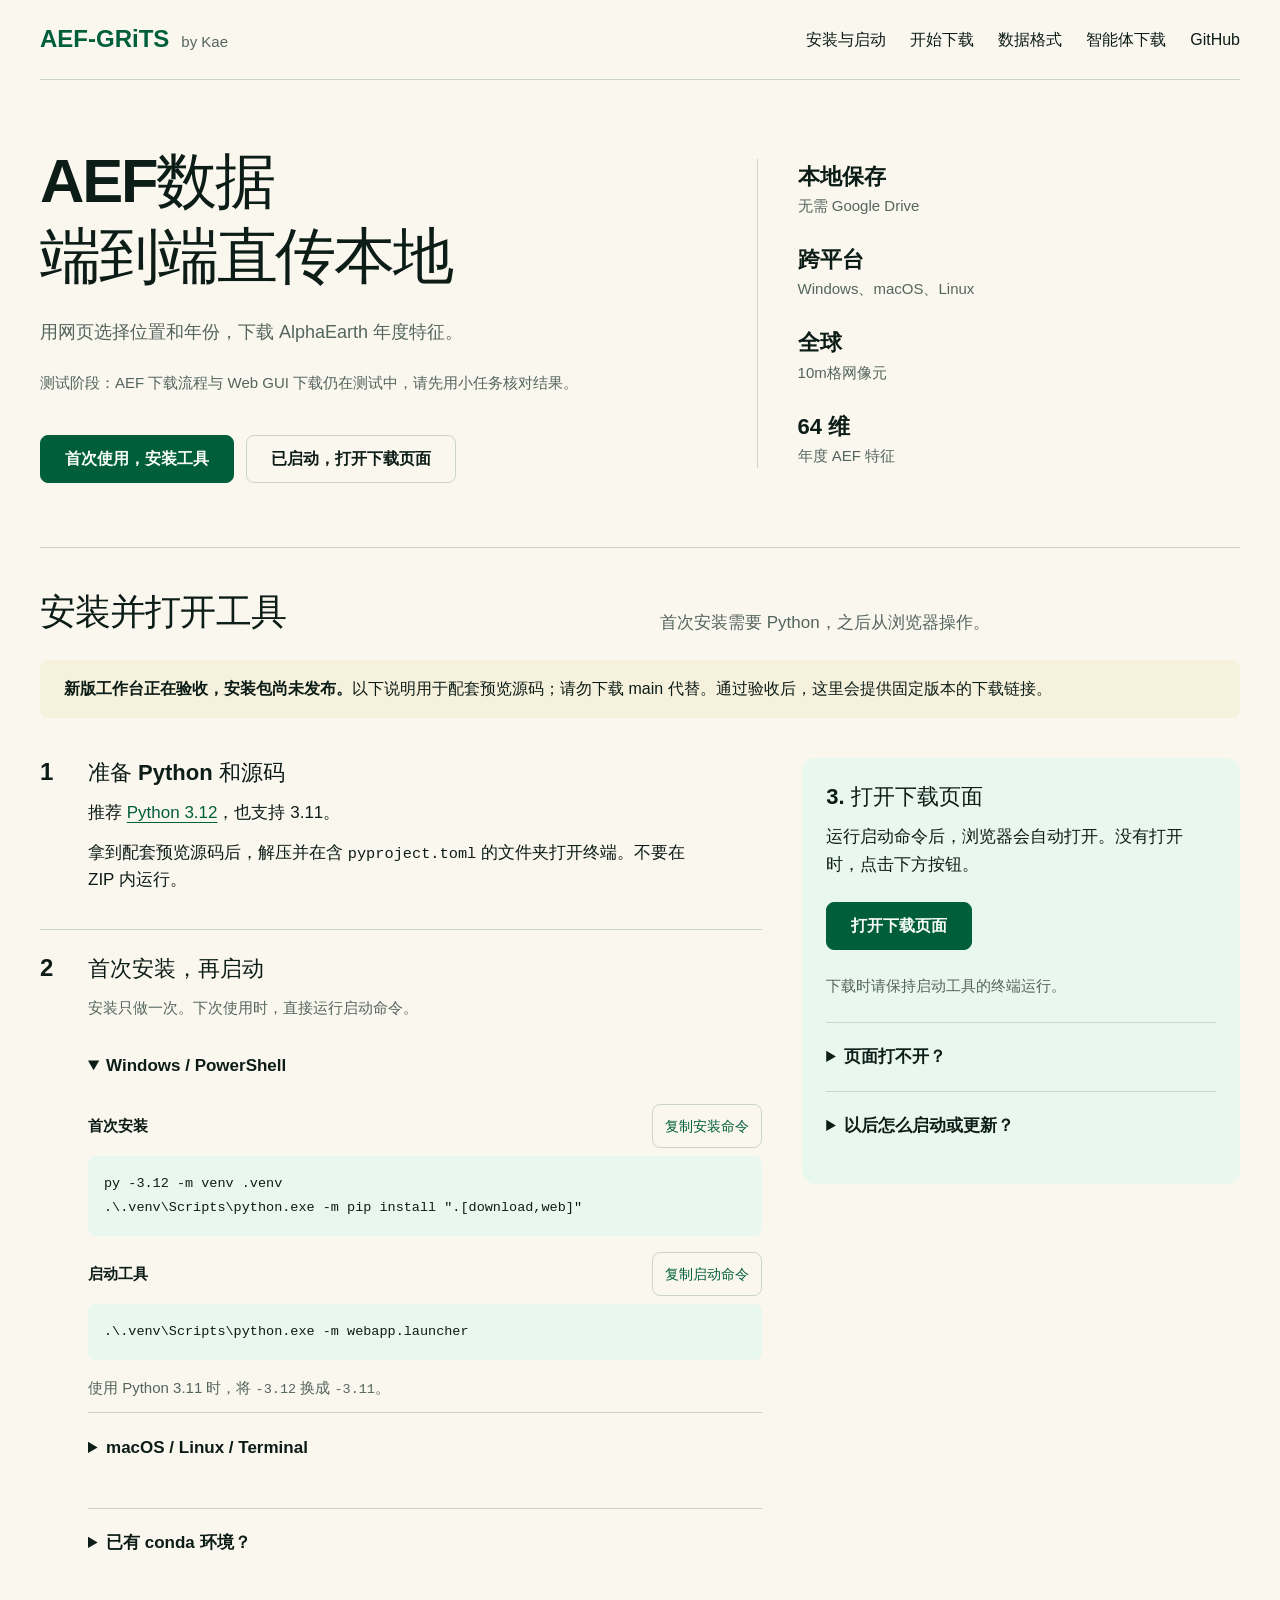
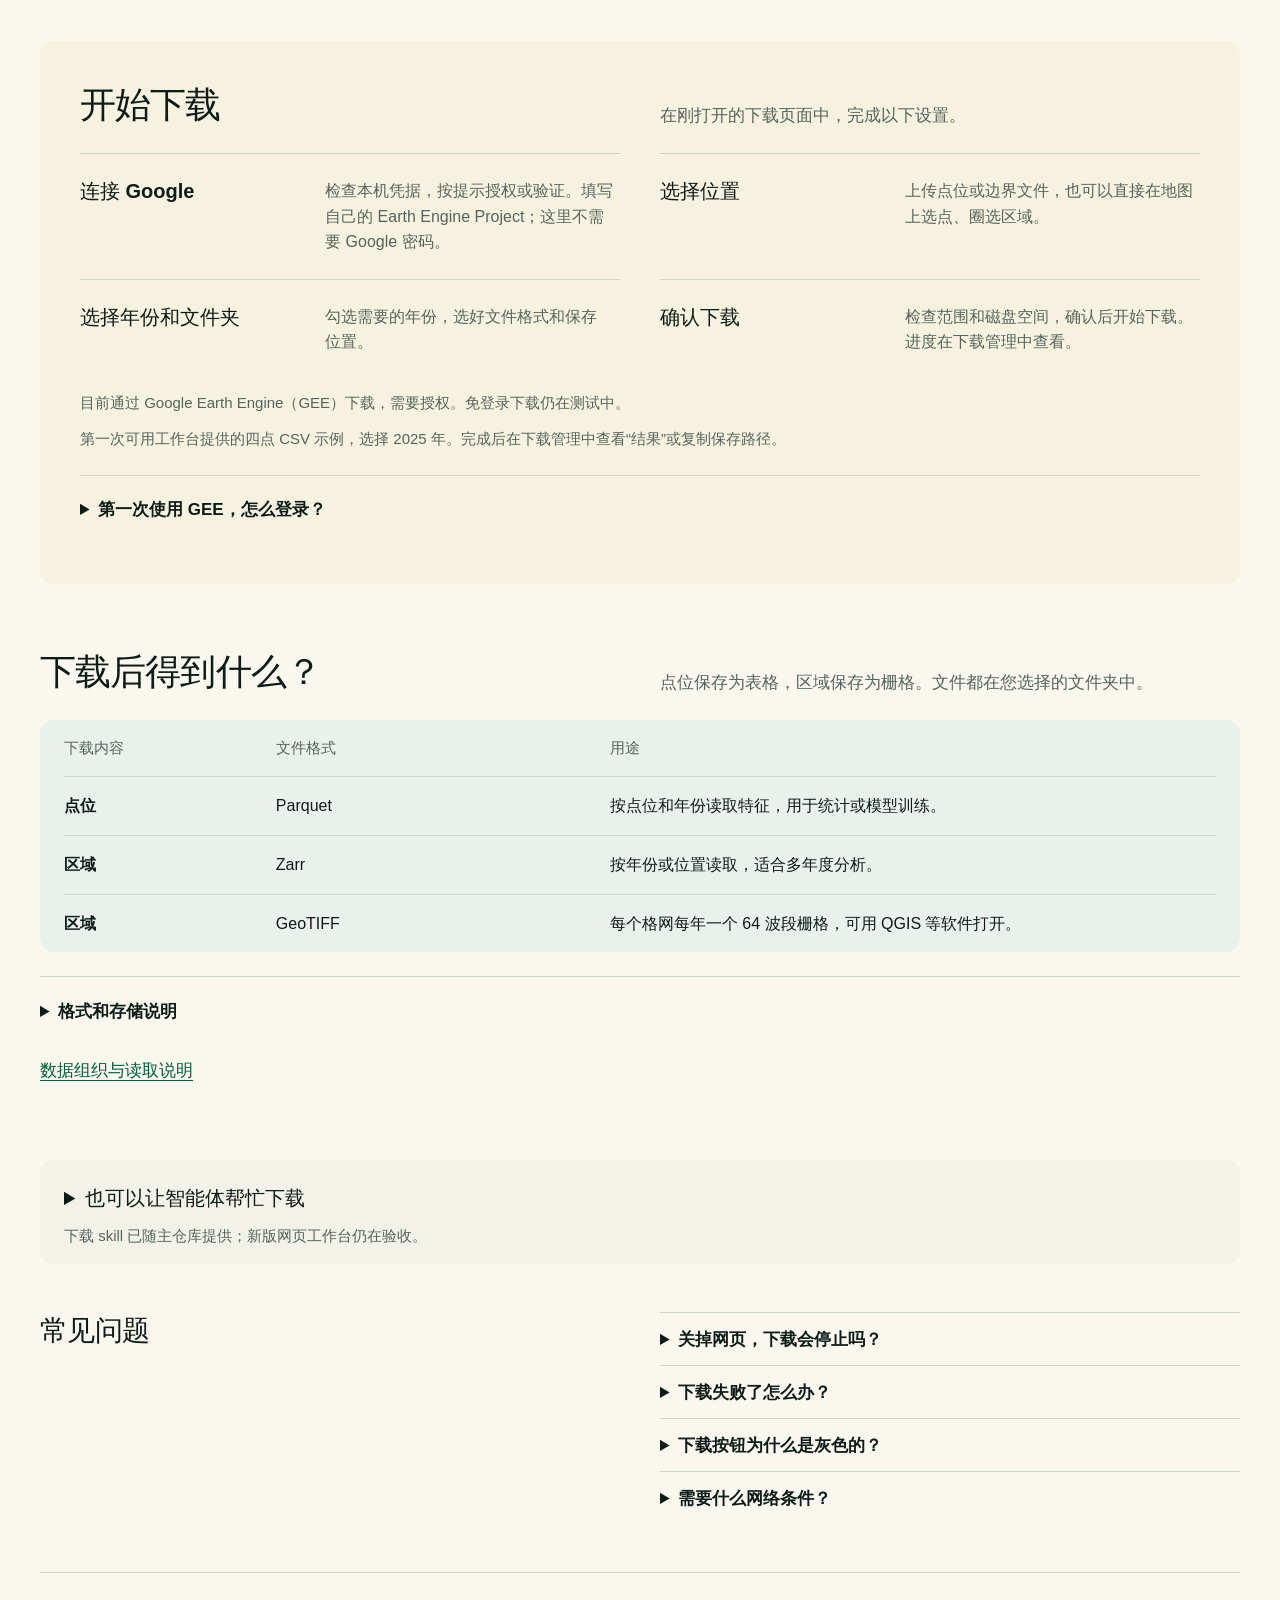
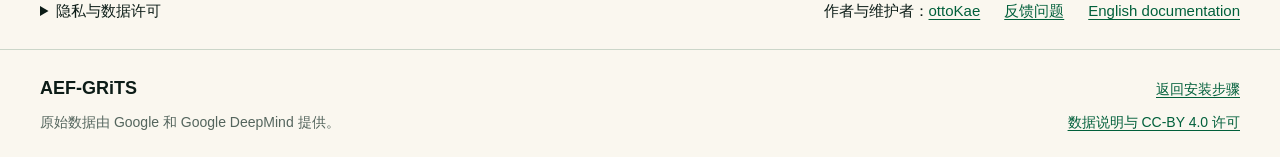
<file: website/index.html>
<!doctype html>
<html lang="zh-CN">
<head>
  <meta charset="utf-8">
  <meta name="viewport" content="width=device-width, initial-scale=1">
  <meta name="description" content="AEF-GRiTS：用网页选择点位、区域和年份，把 AlphaEarth 年度特征下载到自己的电脑。支持 Windows、macOS 和 Linux。">
  <title>AEF-GRiTS：下载 AEF 年度特征</title>
  <link rel="stylesheet" href="home.css">
  <script>
    if (/iPhone|iPod|Android.*Mobile/i.test(navigator.userAgent)) {
      document.documentElement.classList.add('phone-device');
    }
  </script>
</head>
<body>
  <a class="skip" href="#main">跳到正文</a>
  <header>
    <nav class="wrap nav" aria-label="主导航">
      <div class="brand-line">
        <a class="brand" href="#main">AEF-GRiTS</a>
        <a class="brand-author" href="https://orcid.org/0000-0001-8443-9819" target="_blank" rel="noopener noreferrer">by Kae</a>
      </div>
      <div class="nav-links">
        <a href="#install">安装与启动</a>
        <a href="#workflow">开始下载</a>
        <a href="#data">数据格式</a>
        <a href="#agents">智能体下载</a>
        <a href="https://github.com/ottoKae/AEF-GRiTS">GitHub</a>
      </div>
    </nav>
  </header>
  <main id="main" class="wrap">
    <div class="phone-notice" aria-labelledby="phone-title">
      <h1 id="phone-title">请在电脑上打开</h1>
      <p class="lead">AEF-GRiTS 需要在 Windows、macOS 或 Linux 电脑上安装并运行。</p>
      <button class="button primary" type="button" data-copy="page-address" data-copy-status="page-copy-status" hidden>复制网址</button>
      <p id="page-address" class="note"></p>
      <p id="page-copy-status" class="note" role="status" aria-live="polite"></p>
    </div>
    <div class="desktop-home">
    <div class="hero">
      <div>
        <h1>AEF数据<br>端到端直传本地</h1>
        <p class="lead">用网页选择位置和年份，下载 AlphaEarth 年度特征。</p>
        <p class="note" id="testing-notice">测试阶段：AEF 下载流程与 Web GUI 下载仍在测试中，请先用小任务核对结果。</p>
        <div class="actions">
          <a class="button primary" href="#install">首次使用，安装工具</a>
          <a class="button" href="http://127.0.0.1:5555/portal" target="_blank" rel="noopener noreferrer">已启动，打开下载页面</a>
        </div>
      </div>
      <div class="strip" aria-label="数据与工具概要">
        <span><strong>本地保存</strong> 无需 Google Drive</span>
        <span><strong>跨平台</strong> Windows、macOS、Linux</span>
        <span><strong>全球</strong> 10m格网像元</span>
        <span><strong>64 维</strong> 年度 AEF 特征</span>
      </div>
    </div>

    <section id="install" aria-labelledby="install-title">
      <div class="section-head">
        <h2 id="install-title">安装并打开工具</h2>
        <p>首次安装需要 Python，之后从浏览器操作。</p>
      </div>
      <div class="notice" id="release-note"><strong>新版工作台正在验收，安装包尚未发布。</strong>以下说明用于配套预览源码；请勿下载 main 代替。通过验收后，这里会提供固定版本的下载链接。</div>
      <div class="install-grid">
        <div class="install-ledger">
          <div class="setup-row">
          <span class="step-number" aria-hidden="true">1</span>
          <div class="setup-content">
          <h3 class="setup-heading">准备 Python 和源码</h3>
          <p>推荐 <a href="https://www.python.org/downloads/">Python 3.12</a>，也支持 3.11。</p>
          <p>拿到配套预览源码后，解压并在含 <code>pyproject.toml</code> 的文件夹打开终端。不要在 ZIP 内运行。</p>
          </div>
          </div>
          <div class="setup-row">
          <span class="step-number" aria-hidden="true">2</span>
          <div class="setup-content">
          <h3 class="setup-heading">首次安装，再启动</h3>
          <p class="note">安装只做一次。下次使用时，直接运行启动命令。</p>
          <div class="platforms">
          <details open>
            <summary>Windows / PowerShell</summary>
            <div class="command-label"><strong>首次安装</strong><button class="copy" type="button" data-copy="install-windows" hidden>复制安装命令</button></div>
            <pre><code id="install-windows">py -3.12 -m venv .venv
.\.venv\Scripts\python.exe -m pip install ".[download,web]"</code></pre>
            <div class="command-label"><strong>启动工具</strong><button class="copy" type="button" data-copy="launch-windows" hidden>复制启动命令</button></div>
            <pre><code id="launch-windows">.\.venv\Scripts\python.exe -m webapp.launcher</code></pre>
            <p class="note">使用 Python 3.11 时，将 <code>-3.12</code> 换成 <code>-3.11</code>。</p>
          </details>
          <details>
            <summary>macOS / Linux / Terminal</summary>
            <div class="command-label"><strong>首次安装</strong><button class="copy" type="button" data-copy="install-unix" hidden>复制安装命令</button></div>
            <pre><code id="install-unix">python3 -m venv .venv
.venv/bin/python -m pip install ".[download,web]"</code></pre>
            <div class="command-label"><strong>启动工具</strong><button class="copy" type="button" data-copy="launch-unix" hidden>复制启动命令</button></div>
            <pre><code id="launch-unix">.venv/bin/python -m webapp.launcher</code></pre>
            <p class="note">先用 <code>python3 --version</code> 确认版本。Linux 缺少 venv 时按发行版说明安装；不要使用 sudo pip。</p>
          </details>
          <p class="note" id="copy-status" role="status" aria-live="polite"></p>
          <noscript><p class="note">请选中命令，手动复制到终端。</p></noscript>
          <details><summary>已有 conda 环境？</summary><p>在自己的环境中安装，不必再创建 venv：</p><pre><code>python -m pip install ".[download,web]"
python -m webapp.launcher</code></pre></details>
          </div>
          </div>
          </div>
        </div>
        <aside class="workbench-entry" aria-label="打开下载页面">
          <h3 class="setup-heading">3. 打开下载页面</h3>
          <p>运行启动命令后，浏览器会自动打开。没有打开时，点击下方按钮。</p>
          <a class="button primary" id="open-workbench" href="http://127.0.0.1:5555/portal" target="_blank" rel="noopener noreferrer">打开下载页面</a>
          <p class="note">下载时请保持启动工具的终端运行。</p>
          <div class="open-local">
          <details><summary>页面打不开？</summary><p>确认启动命令仍在运行，再打开 <code>http://127.0.0.1:5555/portal</code>。只点击网页按钮不会启动 Python。</p><p>若提示端口被占用，在启动命令后加 <code>--port 5556</code>，再打开终端显示的新地址。</p></details>
          <details><summary>以后怎么启动或更新？</summary><p>再次使用时，在同一文件夹运行启动命令。</p><p>更新前先完成或取消下载并关闭旧服务。解压新版源码后，在新版目录按上方步骤安装，再启动。只替换文件或刷新网页不会更新已安装的 Python 包。</p></details>
          </div>
        </aside>
      </div>
    </section>

    <section id="workflow" aria-labelledby="workflow-title">
      <div class="section-head">
        <h2 id="workflow-title">开始下载</h2>
        <p>在刚打开的下载页面中，完成以下设置。</p>
      </div>
      <div class="steps">
        <article class="step"><h3>连接 Google</h3><p>检查本机凭据，按提示授权或验证。填写自己的 Earth Engine Project；这里不需要 Google 密码。</p></article>
        <article class="step"><h3>选择位置</h3><p>上传点位或边界文件，也可以直接在地图上选点、圈选区域。</p></article>
        <article class="step"><h3>选择年份和文件夹</h3><p>勾选需要的年份，选好文件格式和保存位置。</p></article>
        <article class="step"><h3>确认下载</h3><p>检查范围和磁盘空间，确认后开始下载。进度在下载管理中查看。</p></article>
      </div>
      <p class="note">目前通过 Google Earth Engine（GEE）下载，需要授权。免登录下载仍在测试中。</p>
      <p class="note">第一次可用工作台提供的四点 CSV 示例，选择 2025 年。完成后在下载管理中查看“结果”或复制保存路径。</p>
      <details class="workflow-details">
        <summary>第一次使用 GEE，怎么登录？</summary>
        <p>还没有 Project？先按 <a href="https://developers.google.com/earth-engine/guides/access" target="_blank" rel="noopener noreferrer">Google 的项目开通指南</a>创建或选用一个 Cloud 项目，完成 Earth Engine 注册并确认账号权限。把项目 ID 填到工作台，不是项目名称或邮箱。</p>
        <p>点击工作台中的 Google 授权，在 Google 页面登录。浏览器没有自动打开时，使用工作台显示的授权链接，并保持工具运行。登录后还要验证 Project 和 AEF 访问；登录成功不代表项目已开通。</p>
        <p>需要更换授权时，在连接设置中主动重新授权，再验证连接。请先完成或取消正在下载的任务；不要把授权链接或凭据文件发给他人。</p>
        <p>通常在页面中操作即可。也可以在安装目录运行以下命令：</p>
        <details><summary>Windows 认证命令</summary><pre><code>.\.venv\Scripts\python.exe -m aef_grits.auth_cli login --source earthengine --auth-mode localhost --project YOUR_GEE_PROJECT
.\.venv\Scripts\python.exe -m aef_grits.auth_cli verify --source auto --project YOUR_GEE_PROJECT --check-aef</code></pre></details>
        <details><summary>macOS / Linux 认证命令</summary><pre><code>.venv/bin/python -m aef_grits.auth_cli login --source earthengine --auth-mode localhost --project YOUR_GEE_PROJECT
.venv/bin/python -m aef_grits.auth_cli verify --source auto --project YOUR_GEE_PROJECT --check-aef</code></pre></details>
        <p class="note">把 YOUR_GEE_PROJECT 换成自己的项目 ID。不要分享密码或凭据文件；下载过程中不会自动弹出登录。</p>
        <a href="https://developers.google.com/earth-engine/guides/auth">Google 官方认证说明</a>
      </details>
    </section>

    <section id="data" aria-labelledby="data-title">
      <div class="section-head">
        <h2 id="data-title">下载后得到什么？</h2>
        <p>点位保存为表格，区域保存为栅格。文件都在您选择的文件夹中。</p>
      </div>
      <div class="table-scroll">
        <table>
          <thead><tr><th scope="col">下载内容</th><th scope="col">文件格式</th><th scope="col">用途</th></tr></thead>
          <tbody>
            <tr><td>点位</td><td>Parquet</td><td>按点位和年份读取特征，用于统计或模型训练。</td></tr>
            <tr><td>区域</td><td>Zarr</td><td>按年份或位置读取，适合多年度分析。</td></tr>
            <tr><td>区域</td><td>GeoTIFF</td><td>每个格网每年一个 64 波段栅格，可用 QGIS 等软件打开。</td></tr>
          </tbody>
        </table>
      </div>
      <details class="data-notes"><summary>格式和存储说明</summary>
      <p>区域下载可以只保留 TIFF，也可以同时保留 Zarr。生成 TIFF 需要临时 Zarr 空间；验证成功后才清理本任务的缓存，失败时保留以便续传。</p>
      <p>AEF 是特征数据，不是普通卫星照片。MGRS 和 0.1°只是存储格网的选择，下载的仍是 AEF。</p>
      <p>默认保存到下载文件夹中的 AEF-GRiTS，也可以选择其他磁盘。若在远程服务器运行，文件保存在服务器，不会自动传回电脑。</p>
      </details>
      <p><a href="https://github.com/ottoKae/AEF-GRiTS/blob/main/docs/data-layout.md">数据组织与读取说明</a></p>
    </section>

    <section id="agents" class="optional-section" aria-labelledby="agents-title">
      <div class="agent-band">
        <details>
          <summary id="agents-title"><h2>也可以让智能体帮忙下载</h2></summary>
          <p>在 AEF-GRiTS 仓库中打开智能体，直接告诉它要下载什么，例如：</p>
          <blockquote>帮我下载这些点位 2025 年的 AEF。先检查文件，看看需要多少空间。</blockquote>
          <p>支持在本机或指定的 SSH 服务器上运行。远程下载的文件留在服务器，传回电脑需另行安排。</p>
          <p><a href="https://github.com/ottoKae/AEF-GRiTS/blob/main/README.md#agent-assisted-downloads">智能体使用说明</a></p>
        </details>
          <p class="note">下载 skill 已随主仓库提供；新版网页工作台仍在验收。</p>
      </div>
    </section>

    <section class="optional-section" aria-labelledby="operation-title">
      <div class="two-col">
        <div>
          <h2 id="operation-title">常见问题</h2>
        </div>
        <div>
          <details><summary>关掉网页，下载会停止吗？</summary><p>只要启动工具的终端还在运行，关闭网页不会停止下载。请避免关闭终端或让电脑休眠。需要停止时，在下载管理中取消任务。</p></details>
          <details><summary>下载失败了怎么办？</summary><p>先看任务中的报错，检查网络、账号权限或磁盘空间。保留已下载的文件和任务记录，便于解决问题后续传。</p></details>
          <details><summary>下载按钮为什么是灰色的？</summary><p>查看页面提示，补齐尚未完成的设置。修改范围、年份或 Project 后，需要重新检查。</p></details>
          <details><summary>需要什么网络条件？</summary><p>运行工具的电脑需要能够访问 Google。官网不提供网络代理，也不提供他人账号的下载额度。</p></details>
        </div>
      </div>
    </section>

    <section class="privacy" aria-labelledby="privacy-title">
      <details>
        <summary id="privacy-title"><h2>隐私与数据许可</h2></summary>
        <p>官网不收集账号、样本或凭据，也不使用第三方统计脚本。工具在您的电脑上运行；查询时，必要的坐标和请求会发送给 Google。地图底图遵守其提供方的使用规则。</p>
        <p>AEF-GRiTS 不是 Google 官方服务。研究中请分别引用本工具与原始数据，并遵守数据许可。</p>
      </details>
      <div class="author-links"><span>作者与维护者：<a href="https://github.com/ottoKae">ottoKae</a></span><a href="https://github.com/ottoKae/AEF-GRiTS/issues">反馈问题</a><a href="https://github.com/ottoKae/AEF-GRiTS/blob/main/README.md" lang="en">English documentation</a></div>
    </section>
    </div>
  </main>
  <footer class="footer">
    <div class="wrap">
      <div class="footer-top"><span>AEF-GRiTS</span><a href="#install">返回安装步骤</a></div>
      <p>原始数据由 Google 和 Google DeepMind 提供。</p>
      <a href="https://developers.google.com/earth-engine/guides/aef_on_gcs_readme">数据说明与 CC-BY 4.0 许可</a>
    </div>
  </footer>
  <script>
    document.getElementById('page-address').textContent = window.location.href;
    document.querySelectorAll('[data-copy]').forEach(button => {
      button.hidden = false;
      button.addEventListener('click', async () => {
        const command = document.getElementById(button.dataset.copy);
        const status = document.getElementById(button.dataset.copyStatus || 'copy-status');
        const copyingAddress = button.dataset.copy === 'page-address';
        try {
          await navigator.clipboard.writeText(command.textContent);
          status.textContent = copyingAddress ? '网址已复制，请在电脑上打开。' : '已复制，请粘贴到终端运行。';
        } catch {
          const range = document.createRange();
          range.selectNodeContents(command);
          const selection = window.getSelection();
          selection.removeAllRanges();
          selection.addRange(range);
          status.textContent = copyingAddress ? '请长按上方网址，选择复制。' : '已选中命令，请按 Ctrl+C 复制（macOS 为 ⌘C）。';
        }
      });
    });
  </script>
</body>
</html>
</file>
<file: website/home.css>
/* Hallmark · shape: Index-First · genre: modern-minimal · theme: Dose (locked) · redesign: restyle · job: try · hero: Banner · nav: compact anchored index · footer: compact colophon · signature: installation commands beside the local workbench entry · imagery: none, existing installation guide · dose: white · posture: committed · copy: verbatim · v2.0.0 */
/* Hallmark · pre-emit critique: P4 H4 E4 S4 R4 V3 · weakest: V, retain the approved reading order but distinguish workflow and data surfaces; tighten supporting disclosures and the colophon. */
/* Hallmark · waive 1 · design.md locks local Chinese/system faces · the AEF installation guide must work offline without requesting remote fonts. */
/* Hallmark · finish-review: subagent, ship · no open findings · hero retained at restyle depth · verification: static clean, Playwright fallback; Hallmark render unavailable. */
@import url("./tokens.css");
@import url("./base.css");

:root {
  --font: 'PingFang SC', 'Microsoft YaHei', -apple-system, sans-serif;
  --mono: 'Consolas', ui-monospace, monospace;
  --font-body: var(--font); --font-display: var(--font); --font-outlier: var(--mono);
  --tracking-display: 0;
  --bg: var(--color-paper); --text: var(--color-ink); --muted: var(--color-muted);
  --accent: var(--color-accent-deep); --line: var(--color-rule); --soft: var(--color-paper-2);
  --panel: var(--light); --warm: color-mix(in oklab, var(--p-wed) 30%, var(--bg));
  --surface-workflow: color-mix(in oklab, var(--p-wed) 28%, var(--bg));
  --surface-data: color-mix(in oklab, var(--p-fri) 22%, var(--bg));
  --surface-support: color-mix(in oklab, var(--color-rule) 16%, var(--bg));
  --ink-on-accent: var(--color-accent-ink);
  --container: 1200px; --gutter: 40px; --gap-columns: 40px;
  --text-display: clamp(2.5rem, 4.8vw, 4.25rem);
  --text-section: clamp(1.75rem, 2.8vw, 2.75rem);
  --text-title: 1.25rem; --text-lead: 1.125rem;
  --radius-card: 14px; --radius-input: 8px;
}
html { scroll-behavior: smooth; scroll-padding-top: 112px; overflow-x: clip; }
body { overflow-x: clip; font-size: 17px; line-height: 1.6; }
a { color: var(--accent); text-underline-offset: .22em; }
a:hover { text-decoration-thickness: 2px; }
a:active { opacity: .75; }
a, summary, button { -webkit-tap-highlight-color: transparent; }
:focus-visible { outline: 3px solid var(--color-focus); outline-offset: 4px; }
.wrap { width: min(var(--container), calc(100% - var(--gutter) * 2)); margin-inline: auto; }
.skip { position: absolute; left: var(--space-md); top: -128px; z-index: var(--z-toast); padding: var(--space-xs) var(--space-md); background: var(--panel); }
.skip:focus-visible { top: var(--space-md); }
header { position: sticky; top: 0; z-index: var(--z-sticky-nav); background: var(--bg); }
.nav { display: flex; min-height: 80px; align-items: center; justify-content: space-between; gap: var(--space-lg); border-bottom: 1px solid var(--line); }
.brand-line { display: flex; align-items: baseline; gap: var(--space-sm); }
.brand { font-size: 24px; font-weight: 700; text-decoration: none; white-space: nowrap; }
.brand-author { font-size: 15px; color: var(--muted); white-space: nowrap; text-decoration: none; }
.brand-author:hover { text-decoration: underline; }
.phone-notice { display: none; }
.phone-device .desktop-home, .phone-device .nav-links, .phone-device .footer { display: none; }
.phone-device .phone-notice { display: block; padding-block: var(--space-2xl); }
.phone-notice h1 { font-size: 32px; }
#page-address { margin-top: var(--space-lg); }
.nav-links { display: flex; align-items: center; gap: var(--space-lg); font-size: 16px; }
.nav-links a { white-space: nowrap; color: var(--text); text-decoration: none; padding-block: var(--space-xs); }
.nav-links a:hover { text-decoration: underline; }
.hero { display: grid; grid-template-columns: minmax(0, 1.35fr) minmax(0, 1fr); gap: var(--space-2xl); align-items: center; padding-block: var(--space-2xl); border-bottom: 1px solid var(--line); }
h1, h2, h3 { overflow-wrap: break-word; min-width: 0; line-height: 1.35; text-wrap: balance; }
h1 { line-height: 1.22; letter-spacing: -.035em; }
h2 { letter-spacing: -.025em; }
p { margin-block: var(--space-sm); }
.lead { margin-block: var(--space-lg); color: var(--muted); max-width: 28em; line-height: 1.6; }
.actions { display: flex; align-items: center; flex-wrap: wrap; gap: var(--space-sm); margin-top: var(--space-xl); }
.button { display: inline-flex; justify-content: center; align-items: center; min-height: 48px; padding: var(--space-xs) var(--space-lg); border: 1px solid var(--line); border-radius: var(--radius-input); color: var(--text); background: transparent; font-weight: 700; font-size: 16px; text-decoration: none; white-space: nowrap; }
.button.primary { background: var(--accent); border-color: var(--accent); color: var(--ink-on-accent); }
.button:hover { background: var(--soft); }
.button.primary:hover { background: var(--color-accent); }
.button:active, .copy:active { transform: translateY(1px); opacity: 1; }
.copy:disabled { opacity: .55; cursor: not-allowed; transform: none; }
.note { color: var(--muted); font-size: 15px; overflow-wrap: anywhere; }
.strip { display: grid; grid-template-columns: minmax(0, 1fr); gap: var(--space-lg); border-left: 1px solid var(--line); padding-left: var(--space-xl); color: var(--muted); font-size: 15px; }
.strip strong { display: block; color: var(--text); font-size: 22px; font-weight: 700; }
section { padding-block: var(--space-xl); }
.section-head { display: grid; grid-template-columns: minmax(0, 1fr) minmax(0, 1fr); gap: var(--gap-columns); align-items: end; margin-bottom: var(--space-lg); }
.section-head p { margin: 0; color: var(--muted); }
.notice { padding: var(--space-md) var(--space-lg); background: var(--warm); border-radius: var(--radius-input); font-size: 16px; }
.install-grid { display: grid; grid-template-columns: minmax(0, 1.65fr) minmax(0, 1fr); gap: var(--gap-columns); align-items: start; margin-top: var(--space-xl); }
.setup-row { display: grid; grid-template-columns: 32px minmax(0, 1fr); gap: var(--space-md); padding-block: var(--space-lg); border-bottom: 1px solid var(--line); }
.setup-row:first-child { padding-top: 0; }
.setup-row:last-child { padding-bottom: 0; border-bottom: 0; }
.step-number { font-size: 24px; font-weight: 700; font-variant-numeric: tabular-nums; line-height: 1.2; }
.setup-heading { font-size: 22px; }
.setup-content { min-width: 0; }
.workbench-entry { background: var(--soft); border-radius: var(--radius-card); padding: var(--space-lg); }
.workbench-entry .button { margin-block: var(--space-sm); }
.workbench-entry h3 { font-size: 22px; }
.open-local { margin-top: var(--space-lg); }
.open-local h3 { font-size: 18px; }
details { padding-block: var(--space-sm); border-top: 1px solid var(--line); }
details > :last-child { margin-bottom: 0; }
summary { cursor: pointer; font-weight: 700; min-height: 44px; align-content: center; }
summary > h2 { display: inline; font: inherit; letter-spacing: normal; }
summary:hover { color: var(--accent); }
summary:active { color: var(--color-accent); }
details[open] > summary { margin-bottom: var(--space-sm); }
details p, details ul { color: var(--muted); }
.platforms { margin-top: var(--space-lg); }
.platforms > details { padding-block: var(--space-sm); }
.platforms > details:first-child { border-top: 0; padding-top: 0; }
code { font-family: var(--mono); font-size: .9em; }
pre { background: var(--soft); border: 0; border-radius: var(--radius-input); padding: var(--space-md); overflow-x: auto; margin-block: var(--space-xs) var(--space-md); font: 15px/1.6 var(--mono); }
.command-label { display: flex; justify-content: space-between; align-items: center; gap: var(--space-md); margin-top: var(--space-md); }
.command-label strong { font-size: 15px; }
.copy { padding: var(--space-xs) var(--space-sm); min-height: 44px; border: 1px solid var(--line); border-radius: var(--radius-input); background: transparent; color: var(--accent); font: inherit; font-size: 14px; cursor: pointer; white-space: nowrap; }
.copy:hover { background: var(--soft); }
#copy-status { min-height: 1.75em; }
#copy-status:empty { margin: 0; }
ul, ol { padding-left: var(--space-lg); margin-block: var(--space-md); }
li { margin-block: var(--space-xs); }
.agent-band { background: var(--surface-support); border-radius: var(--radius-card); padding: var(--space-md) var(--space-lg); }
blockquote { margin: 0; padding: 0; font-size: clamp(1.25rem, 1.8vw, 1.625rem); line-height: 1.7; text-wrap: pretty; }
.agent-band details { margin: 0; padding: 0; border: 0; }
.agent-band summary { font-size: 20px; }
.agent-band > .note { margin-block: var(--space-2xs) 0; }
.optional-section { padding-block: var(--space-lg); }
#workflow { background: var(--surface-workflow); border-radius: var(--radius-card); padding: var(--space-xl); margin-block: var(--space-lg); }
.steps { display: grid; grid-template-columns: repeat(2, minmax(0, 1fr)); column-gap: var(--gap-columns); }
.step { display: grid; grid-template-columns: minmax(0, .9fr) minmax(0, 1.2fr); gap: var(--space-lg); border-top: 1px solid var(--line); padding-block: var(--space-lg); }
.step h3 { font-size: 20px; }
.step p { margin: 0; color: var(--muted); font-size: 16px; }
.workflow-details { margin-top: var(--space-lg); }
.table-scroll { width: 100%; background: var(--surface-data); border-radius: var(--radius-card); padding-inline: var(--space-lg); }
table { width: 100%; border-collapse: collapse; text-align: left; font-size: 16px; }
th, td { padding: var(--space-md); vertical-align: top; border-bottom: 1px solid var(--line); }
tbody tr:last-child td { border-bottom: 0; }
th:first-child, td:first-child { padding-left: 0; }
th:last-child, td:last-child { padding-right: 0; }
th { color: var(--muted); font-size: 15px; font-weight: 400; white-space: nowrap; }
td:first-child { font-weight: 700; width: 17%; }
td:nth-child(2) { width: 29%; }
.data-notes { margin-top: var(--space-lg); }
.two-col { display: grid; grid-template-columns: minmax(0, 1fr) minmax(0, 1fr); gap: var(--gap-columns); }
.two-col h2 { font-size: 28px; }
.two-col details { padding-block: var(--space-2xs); }
.two-col p { color: var(--muted); }
.privacy { display: flex; flex-wrap: wrap; align-items: center; gap: var(--space-xs) var(--space-lg); padding-block: var(--space-md); margin-top: var(--space-lg); border-top: 1px solid var(--line); font-size: 15px; }
.privacy details { flex: 1; border: 0; padding: 0; }
.privacy details[open] { flex-basis: 100%; }
.privacy summary { white-space: nowrap; }
.author-links { display: flex; align-items: center; gap: var(--space-sm) var(--space-lg); flex-wrap: wrap; font-size: 15px; }
.author-links a { white-space: nowrap; }
.footer { padding-block: var(--space-lg); border-top: 1px solid var(--line); font-size: 14px; color: var(--muted); }
.footer > .wrap { display: flex; flex-wrap: wrap; align-items: baseline; justify-content: space-between; gap: var(--space-xs) var(--space-lg); }
.footer-top { flex-basis: 100%; }
.footer p { margin: 0; }
.footer-top { display: flex; align-items: center; justify-content: space-between; gap: var(--space-lg); }
.footer-top span { color: var(--text); font-size: 18px; font-weight: 700; }
.footer a { white-space: nowrap; }
@media (max-width: 1000px) {
  :root { --gutter: 24px; --gap-columns: 24px; }
  .hero { gap: var(--space-xl); }
  .actions { align-items: start; flex-direction: column; }
  .workbench-entry { padding: var(--space-lg); }
  .step { grid-template-columns: minmax(0, 1fr); gap: var(--space-sm); }
}
@media (max-width: 760px) {
  html { scroll-padding-top: 180px; }
  .nav { display: grid; grid-template-columns: minmax(0, 1fr); gap: var(--space-xs); padding-block: var(--space-md); }
  .nav-links { display: grid; grid-template-columns: repeat(3, max-content); gap: 0 var(--space-lg); }
  .hero { grid-template-columns: minmax(0, 1fr); padding-block: var(--space-xl); }
  .actions { flex-direction: row; }
  .strip { padding: var(--space-lg); border: 0; background: var(--soft); border-radius: var(--radius-card); gap: var(--space-md); }
  .section-head, .install-grid, .two-col { grid-template-columns: minmax(0, 1fr); }
  .section-head { gap: var(--space-md); }
  section { padding-block: var(--space-xl); }
  .workbench-entry { margin-top: var(--space-lg); }
  #workflow { padding: var(--space-lg); }
  .agent-band { padding: var(--space-md); }
  .steps { grid-template-columns: minmax(0, 1fr); }
  .step { grid-template-columns: minmax(0, .8fr) minmax(0, 1.3fr); gap: var(--space-lg); }
  table, tbody { display: block; }
  thead { position: absolute; width: 1px; height: 1px; clip-path: inset(50%); overflow: clip; }
  .table-scroll { padding-inline: var(--space-md); }
  tr { display: grid; grid-template-columns: minmax(0, .8fr) minmax(0, 1.3fr); gap: var(--space-sm); border-top: 1px solid var(--line); padding-block: var(--space-md); }
  tbody tr:first-child { border-top: 0; }
  th, td, td:first-child, td:nth-child(2), td:last-child { padding: 0; border: 0; width: auto; }
  td:last-child { grid-column: 1 / -1; color: var(--muted); }
  .privacy { gap: var(--space-xs); }
  .privacy details { flex-basis: 100%; }
  .footer-top { gap: var(--space-md); }
}
@media (max-width: 400px) {
  :root { --gutter: 16px; }
  .brand { font-size: 22px; }
  .button { padding-inline: var(--space-md); }
  .setup-row { grid-template-columns: 20px minmax(0, 1fr); gap: var(--space-sm); }
  .command-label { gap: var(--space-xs); }
  pre { padding: var(--space-md); }
  .copy { padding-inline: var(--space-xs); }
}
@media (prefers-reduced-motion: reduce) {
  html { scroll-behavior: auto; }
  .button:active, .copy:active { transform: none; }
}
</file>
